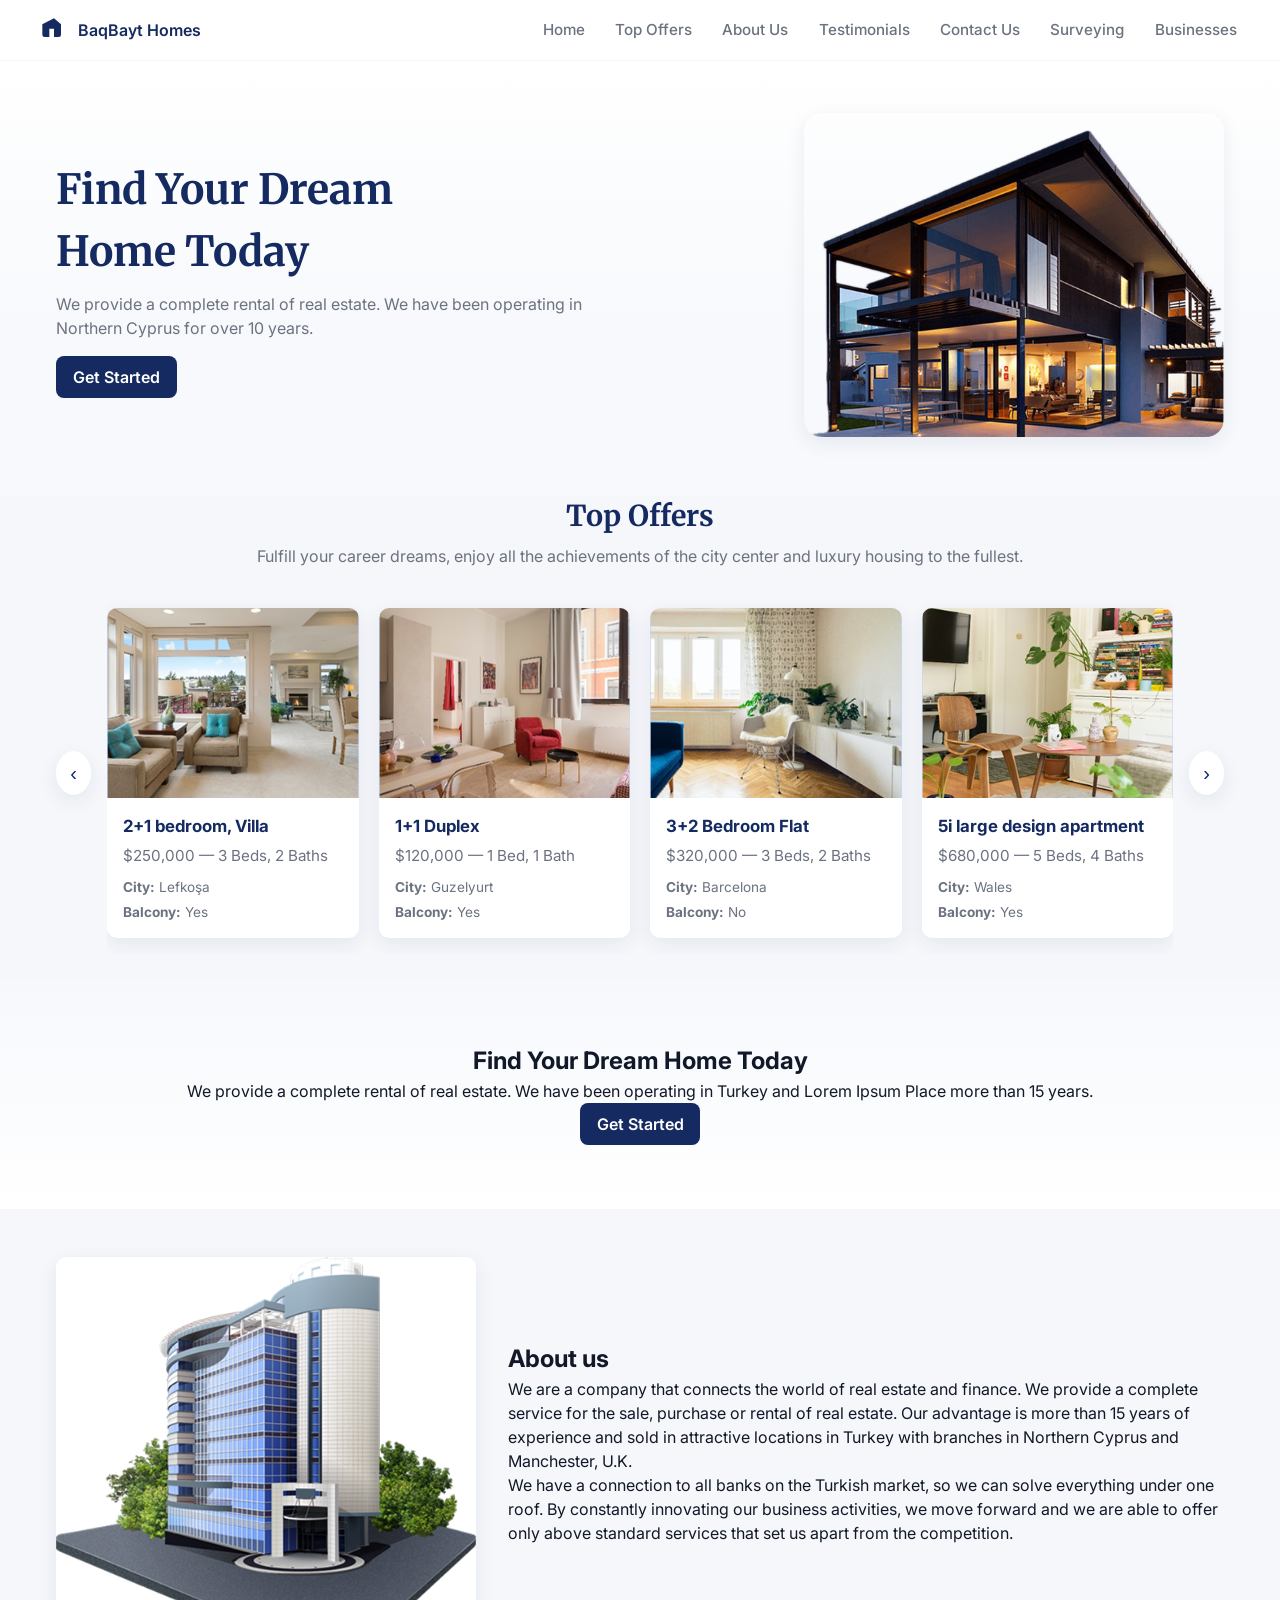
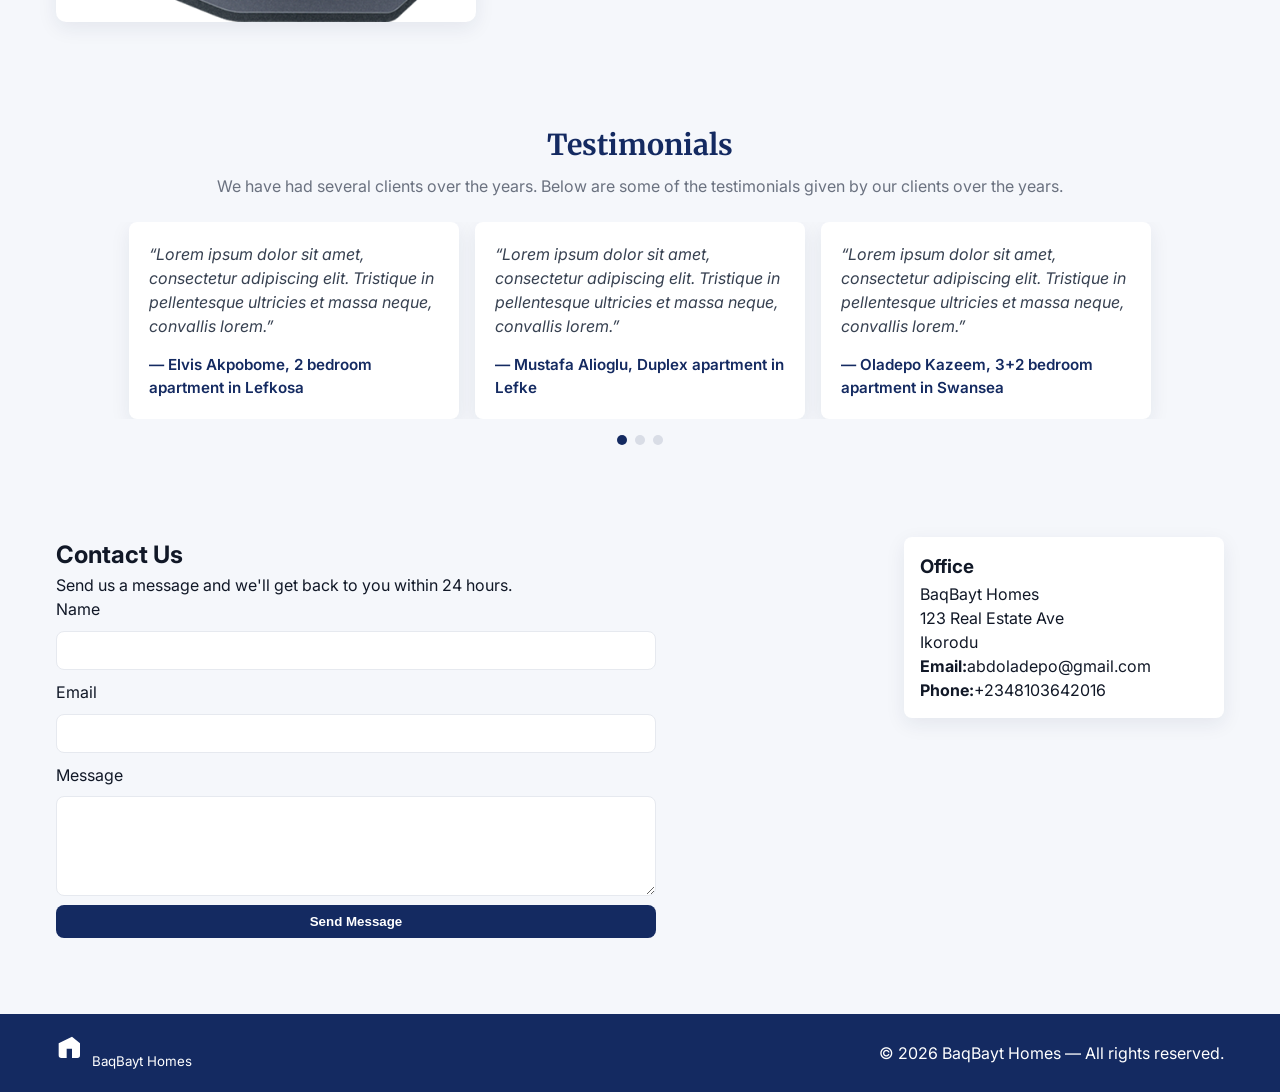
<file: index.html>
<!DOCTYPE html>
<html lang="en">
<head>
  <meta charset="utf-8" />
  <meta name="viewport" content="width=device-width,initial-scale=1" />
  <title>BaqBayt Homes — Find Your Dream Home</title>
  <link href="https://fonts.googleapis.com/css2?family=Merriweather:wght@300;400;700&family=Inter:wght@300;400;600&display=swap" rel="stylesheet">
  <link rel="stylesheet" href="./HomePage.css">
  <link rel="icon" type="image/png" href="./images/heroimage.png">
</head>
<body>

  <!-- Header / Navigation -->
    <header class="site-header" role="banner">
      <div class="container header-inner">
        <a class="logo" href="#">
            <svg aria-hidden="true" width="28" height="28" viewBox="0 0 24 24"><path fill="currentColor" d="M12 2L2 7v9a2 2 0 0 0 2 2h4v-7h4v7h4a2 2 0 0 0 2-2V7z"/></svg>
            <span class="brand-name">BaqBayt Homes</span>
        </a>

        <nav class="main-nav" aria-label="Main navigation">
            <ul class="nav-list" id="navList">
            <li><a href="#home">Home</a></li>
            <li><a href="#offers">Top Offers</a></li>
            <li><a href="#about">About Us</a></li>
            <li><a href="#testimonials">Testimonials</a></li>
            <li><a href="#contact">Contact Us</a></li>
            <li><a href="#">Surveying</a></li>
            <li><a href="#">Businesses</a></li>
            </ul>
        </nav>

        <!-- <div class="actions">
            <a class="btn-outline" href="#">Log In</a>
            <a class="btn-primary" href="#">Sign Up</a>
        </div>  -->

        <button class="menu-btn" id="menuBtn" aria-label="Toggle menu" aria-expanded="false">
            <span class="hamburger"></span>
        </button>
      </div>
    </header>

  <!-- Hero -->
<main>
    <section id="home" class="hero">
      <div class="container hero-grid">
        <div class="hero-text">
          <h1>Find Your Dream<br/>Home Today</h1>
          <p class="lead">We provide a complete rental of real estate. We have been operating in Northern Cyprus for over 10 years.</p>
          <a href="#offers" class="btn-primary">Get Started</a>
        </div>

        <figure class="hero-media" aria-hidden="false">
          
          <img src="./images/heroimage.png" alt="Modern house exterior at dusk">
        </figure>
      </div>
    </section>

    <!-- Top Offers -->
    <section id="offers" class="offers">
      <div class="container">
        <header class="section-header">
          <h2>Top Offers</h2>
          <p class="muted">Fulfill your career dreams, enjoy all the achievements of the city center and luxury housing to the fullest.</p>
        </header>

        <div class="carousel-wrap">
          <button class="carousel-btn prev" data-carousel="properties" aria-label="Previous">‹</button>

          <div class="carousel" id="propertiesCarousel" data-visible="3" tabindex="0">
            
            <article class="property-card">
              <img src="./images/luxury.png" alt="2+1 bedroom villa living room">
              <div class="card-body">
                <h3>2+1 bedroom, Villa</h3>
                <p class="price">$250,000 — 3 Beds, 2 Baths</p>
                <ul class="meta">
                  <li><strong>City:</strong> Lefkoşa</li>
                  <li><strong>Balcony:</strong> Yes</li>
                </ul>
              </div>
            </article>
            

            <article class="property-card">
              <img src="./images/ensuit.png" alt="Duplex exterior">
              <div class="card-body">
                <h3>1+1 Duplex</h3>
                <p class="price">$120,000 — 1 Bed, 1 Bath</p>
                <ul class="meta">
                  <li><strong>City:</strong> Guzelyurt</li>
                  <li><strong>Balcony:</strong> Yes</li>
                </ul>
              </div>
            </article>

            <article class="property-card">
              <img src="./images/sitting room.png" alt="3+2 bedroom flat living room">
              <div class="card-body">
                <h3>3+2 Bedroom Flat</h3>
                <p class="price">$320,000 — 3 Beds, 2 Baths</p>
                <ul class="meta">
                  <li><strong>City:</strong> Barcelona</li>
                  <li><strong>Balcony:</strong> No</li>
                </ul>
              </div>
            </article>

            <article class="property-card">
              <img src="./images/Office.png" alt="Modern apartment interior">
              <div class="card-body">
                <h3>5i large design apartment</h3>
                <p class="price">$680,000 — 5 Beds, 4 Baths</p>
                <ul class="meta">
                  <li><strong>City:</strong> Wales</li>
                  <li><strong>Balcony:</strong> Yes</li>
                </ul>
              </div>
            </article>

            
          </div>

          <button class="carousel-btn next" data-carousel="properties" aria-label="Next">›</button>
        </div>
      </div>
    </section>

    <!-- CTA repeat -->
    <section class="cta-hero">
      <div class="container cta-inner">
        <div>
          <h2>Find Your Dream Home Today</h2>
          <p class="muted">We provide a complete rental of real estate. We have been operating in Turkey and Lorem Ipsum Place more than 15 years.</p>
          <a href="#contact" class="btn-primary">Get Started</a>
        </div>
      </div>
    </section>

    <!-- About -->
    <section id="about" class="about section-light">
      <div class="container about-grid">
        <figure class="about-figure">
          <img src="./images/officebuilding.png" alt="Office building illustration">
        </figure>

        <div class="about-text">
          <h2>About us</h2>
          <p>We are a company that connects the world of real estate and finance. We provide a complete service for the sale, purchase or rental of real estate. Our advantage is more than 15 years of experience and sold in attractive locations in Turkey with branches in Northern Cyprus and Manchester, U.K.</p>
          <p>We have a connection to all banks on the Turkish market, so we can solve everything under one roof. By constantly innovating our business activities, we move forward and we are able to offer only above standard services that set us apart from the competition.</p>
        </div>
      </div>
    </section>

    <!-- Testimonials -->
    <section id="testimonials" class="testimonials">
      <div class="container">
        <header class="section-header">
          <h2>Testimonials</h2>
          <p class="muted">We have had several clients over the years. Below are some of the testimonials given by our clients over the years.</p>
        </header>

        <div class="testimonials-grid" id="testimonialsSlider">
          <blockquote class="testimonial">
            <p>“Lorem ipsum dolor sit amet, consectetur adipiscing elit. Tristique in pellentesque ultricies et massa neque, convallis lorem.”</p>
            <footer>— Elvis Akpobome, 2 bedroom apartment in Lefkosa</footer>
          </blockquote>

          <blockquote class="testimonial">
            <p>“Lorem ipsum dolor sit amet, consectetur adipiscing elit. Tristique in pellentesque ultricies et massa neque, convallis lorem.”</p>
            <footer>— Mustafa Alioglu, Duplex apartment in Lefke</footer>
          </blockquote>

          <blockquote class="testimonial">
            <p>“Lorem ipsum dolor sit amet, consectetur adipiscing elit. Tristique in pellentesque ultricies et massa neque, convallis lorem.”</p>
            <footer>— Oladepo Kazeem, 3+2 bedroom apartment in Swansea</footer>
          </blockquote>
        </div>

        <div class="dots" id="testDots" aria-hidden="false"></div>
      </div>
    </section>

    <!-- Contact -->
    <section id="contact" class="contact section-light">
      <div class="container contact-grid">
        <div>
          <h2>Contact Us</h2>
          <p class="muted">Send us a message and we'll get back to you within 24 hours.</p>
            <form id="contactForm" class="contact-form" novalidate>
                <label for="name">Name</label>
                <input id="name" name="name" type="text" required>

                <label for="email">Email</label>
                <input id="email" name="email" type="email" required>

                <label for="message">Message</label>
                <textarea id="message" name="message" rows="5" required></textarea>

                <button type="submit" class="btn-primary">Send Message</button>
            </form>
        </div>

        <aside class="contact-aside">
          <h3>Office</h3>
          <p>BaqBayt Homes<br/>123 Real Estate Ave<br/>Ikorodu</p>
          <p><strong>Email:</strong>abdoladepo@gmail.com<br/><strong>Phone:</strong>+2348103642016</p>
        </aside>
      </div>
    </section>
</main>

    <footer class="site-footer" role="contentinfo">
        <div class="container footer-inner">
        <div class="footer-brand">
            <svg width="32" height="32" viewBox="0 0 24 24" aria-hidden="true"><path fill="currentColor" d="M12 2L2 7v9a2 2 0 0 0 2 2h4v-7h4v7h4a2 2 0 0 0 2-2V7z"/></svg>
            <small>BaqBayt Homes</small>
        </div>
        <p class="copyright">© <span id="year"></span> BaqBayt Homes — All rights reserved.</p>
        </div>
    </footer>

  <script src="./HomePage.js" defer></script>
</body>
</html>
</file>
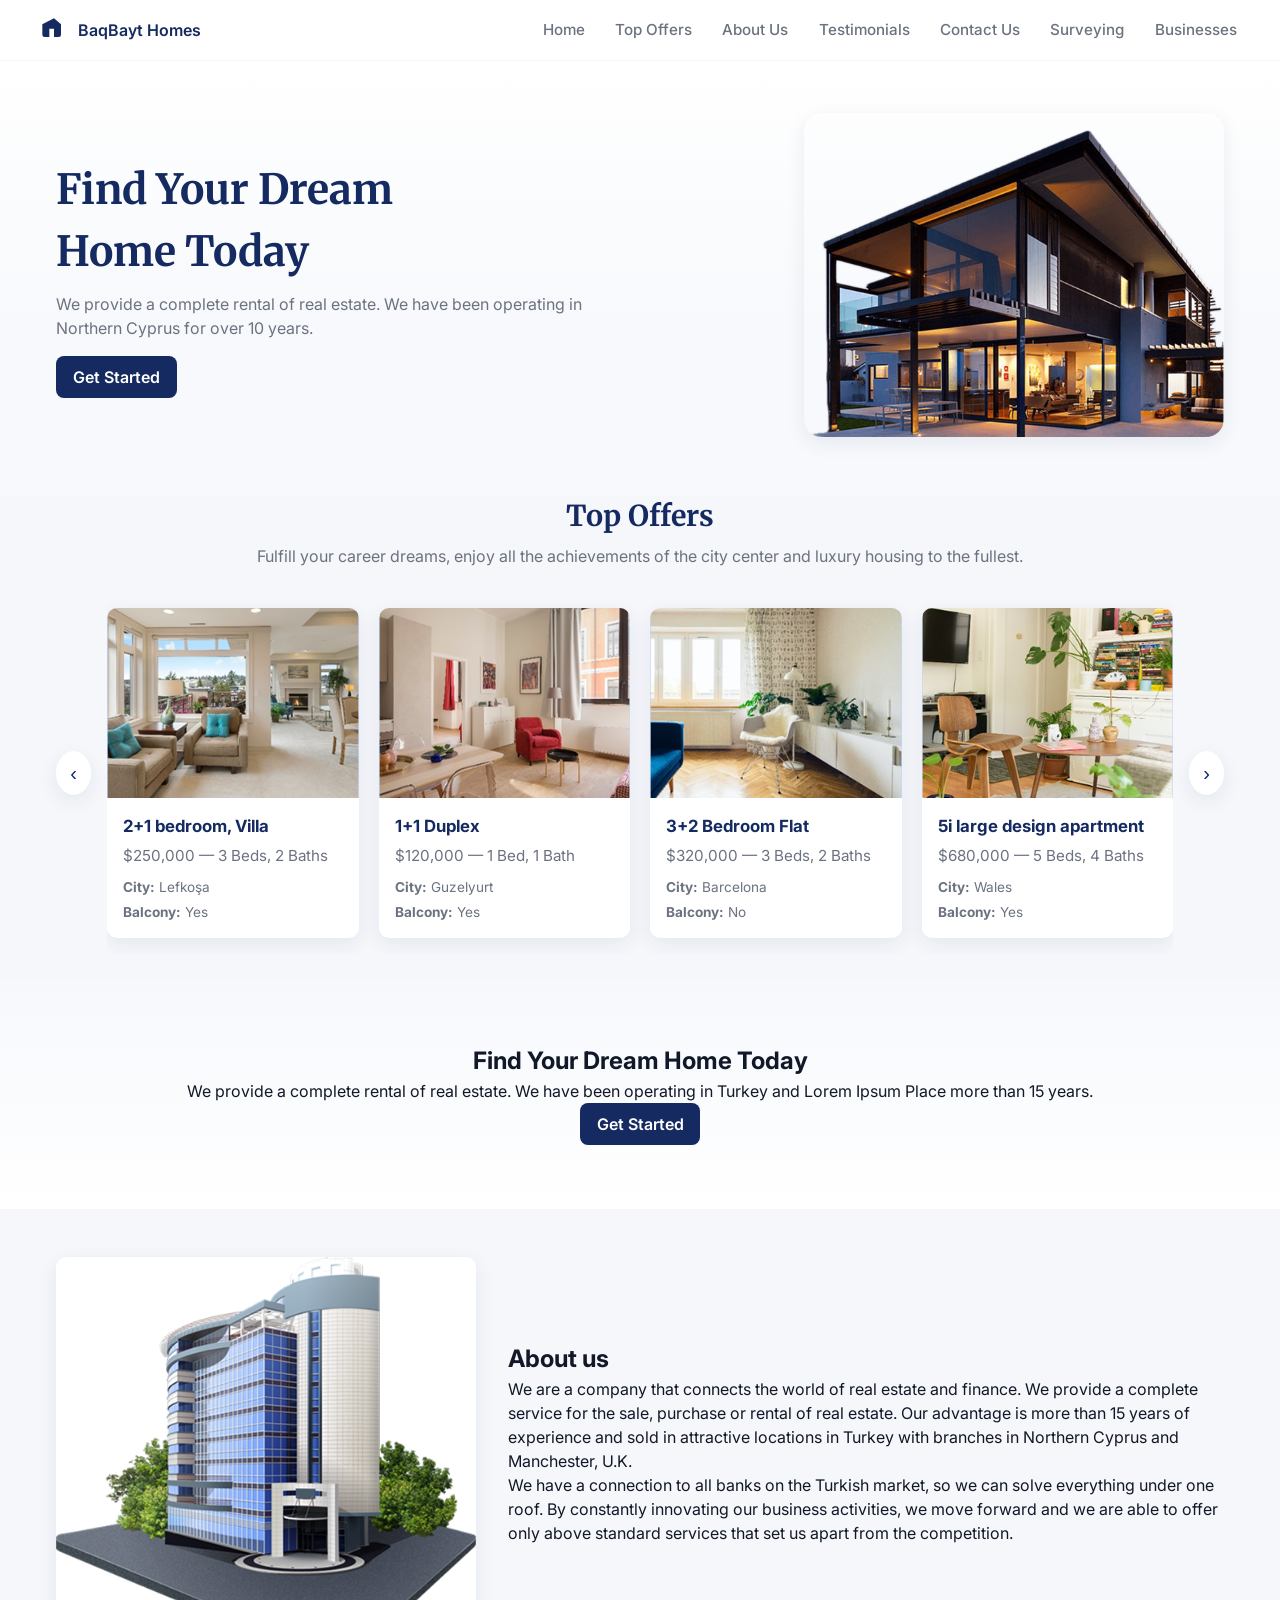
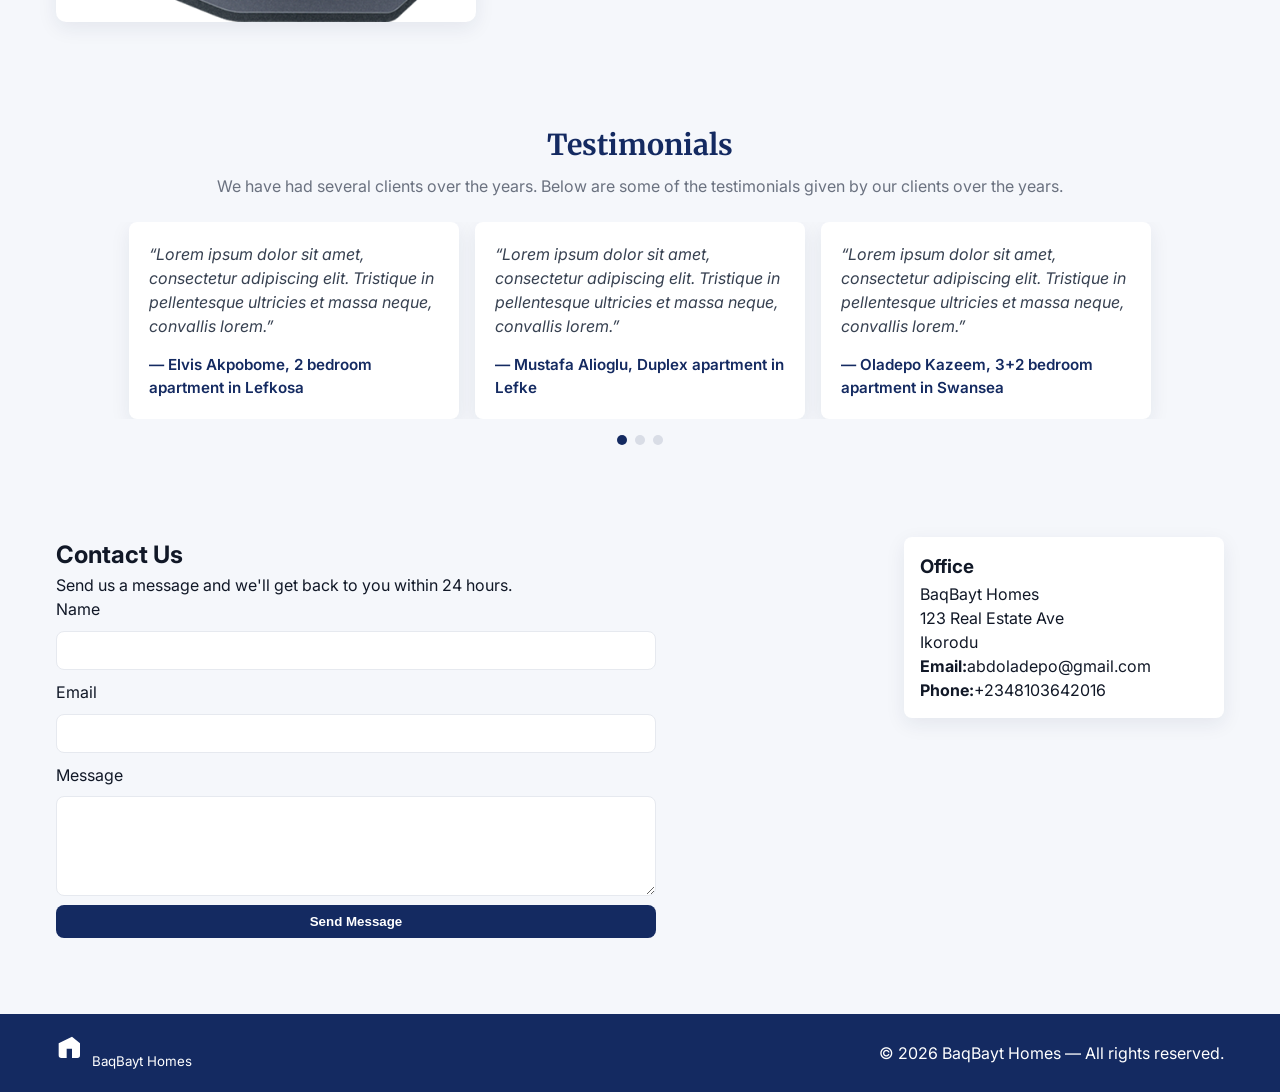
<file: HomePage.html>
<!DOCTYPE html>
<html lang="en">
<head>
  <meta charset="utf-8" />
  <meta name="viewport" content="width=device-width,initial-scale=1" />
  <title>BaqBayt Homes — Find Your Dream Home</title>
  <link href="https://fonts.googleapis.com/css2?family=Merriweather:wght@300;400;700&family=Inter:wght@300;400;600&display=swap" rel="stylesheet">
  <link rel="stylesheet" href="./HomePage.css">
  <link rel="icon" type="image/png" href="./images/heroimage.png">
</head>
<body>

  <!-- Header / Navigation -->
    <header class="site-header" role="banner">
      <div class="container header-inner">
        <a class="logo" href="#">
            <svg aria-hidden="true" width="28" height="28" viewBox="0 0 24 24"><path fill="currentColor" d="M12 2L2 7v9a2 2 0 0 0 2 2h4v-7h4v7h4a2 2 0 0 0 2-2V7z"/></svg>
            <span class="brand-name">BaqBayt Homes</span>
        </a>

        <nav class="main-nav" aria-label="Main navigation">
            <ul class="nav-list" id="navList">
            <li><a href="#home">Home</a></li>
            <li><a href="#offers">Top Offers</a></li>
            <li><a href="#about">About Us</a></li>
            <li><a href="#testimonials">Testimonials</a></li>
            <li><a href="#contact">Contact Us</a></li>
            <li><a href="./surveying.html">Surveying</a></li>
            <li><a href="./business.html">Businesses</a></li>
            </ul>
        </nav>

        <!-- <div class="actions">
            <a class="btn-outline" href="#">Log In</a>
            <a class="btn-primary" href="#">Sign Up</a>
        </div>  -->

        <button class="menu-btn" id="menuBtn" aria-label="Toggle menu" aria-expanded="false">
            <span class="hamburger"></span>
        </button>
      </div>
    </header>

  <!-- Hero -->
<main>
    <section id="home" class="hero">
      <div class="container hero-grid">
        <div class="hero-text">
          <h1>Find Your Dream<br/>Home Today</h1>
          <p class="lead">We provide a complete rental of real estate. We have been operating in Northern Cyprus for over 10 years.</p>
          <a href="#offers" class="btn-primary">Get Started</a>
        </div>

        <figure class="hero-media" aria-hidden="false">
          
          <img src="./images/heroimage.png" alt="Modern house exterior at dusk">
        </figure>
      </div>
    </section>

    <!-- Top Offers -->
    <section id="offers" class="offers">
      <div class="container">
        <header class="section-header">
          <h2>Top Offers</h2>
          <p class="muted">Fulfill your career dreams, enjoy all the achievements of the city center and luxury housing to the fullest.</p>
        </header>

        <div class="carousel-wrap">
          <button class="carousel-btn prev" data-carousel="properties" aria-label="Previous">‹</button>

          <div class="carousel" id="propertiesCarousel" data-visible="3" tabindex="0">
            
            <article class="property-card">
              <img src="./images/luxury.png" alt="2+1 bedroom villa living room">
              <div class="card-body">
                <h3>2+1 bedroom, Villa</h3>
                <p class="price">$250,000 — 3 Beds, 2 Baths</p>
                <ul class="meta">
                  <li><strong>City:</strong> Lefkoşa</li>
                  <li><strong>Balcony:</strong> Yes</li>
                </ul>
              </div>
            </article>
            

            <article class="property-card">
              <img src="./images/ensuit.png" alt="Duplex exterior">
              <div class="card-body">
                <h3>1+1 Duplex</h3>
                <p class="price">$120,000 — 1 Bed, 1 Bath</p>
                <ul class="meta">
                  <li><strong>City:</strong> Guzelyurt</li>
                  <li><strong>Balcony:</strong> Yes</li>
                </ul>
              </div>
            </article>

            <article class="property-card">
              <img src="./images/sitting room.png" alt="3+2 bedroom flat living room">
              <div class="card-body">
                <h3>3+2 Bedroom Flat</h3>
                <p class="price">$320,000 — 3 Beds, 2 Baths</p>
                <ul class="meta">
                  <li><strong>City:</strong> Barcelona</li>
                  <li><strong>Balcony:</strong> No</li>
                </ul>
              </div>
            </article>

            <article class="property-card">
              <img src="./images/Office.png" alt="Modern apartment interior">
              <div class="card-body">
                <h3>5i large design apartment</h3>
                <p class="price">$680,000 — 5 Beds, 4 Baths</p>
                <ul class="meta">
                  <li><strong>City:</strong> Wales</li>
                  <li><strong>Balcony:</strong> Yes</li>
                </ul>
              </div>
            </article>

            
          </div>

          <button class="carousel-btn next" data-carousel="properties" aria-label="Next">›</button>
        </div>
      </div>
    </section>

    <!-- CTA repeat -->
    <section class="cta-hero">
      <div class="container cta-inner">
        <div>
          <h2>Find Your Dream Home Today</h2>
          <p class="muted">We provide a complete rental of real estate. We have been operating in Turkey and Lorem Ipsum Place more than 15 years.</p>
          <a href="#contact" class="btn-primary">Get Started</a>
        </div>
      </div>
    </section>

    <!-- About -->
    <section id="about" class="about section-light">
      <div class="container about-grid">
        <figure class="about-figure">
          <img src="./images/officebuilding.png" alt="Office building illustration">
        </figure>

        <div class="about-text">
          <h2>About us</h2>
          <p>We are a company that connects the world of real estate and finance. We provide a complete service for the sale, purchase or rental of real estate. Our advantage is more than 15 years of experience and sold in attractive locations in Turkey with branches in Northern Cyprus and Manchester, U.K.</p>
          <p>We have a connection to all banks on the Turkish market, so we can solve everything under one roof. By constantly innovating our business activities, we move forward and we are able to offer only above standard services that set us apart from the competition.</p>
        </div>
      </div>
    </section>

    <!-- Testimonials -->
    <section id="testimonials" class="testimonials">
      <div class="container">
        <header class="section-header">
          <h2>Testimonials</h2>
          <p class="muted">We have had several clients over the years. Below are some of the testimonials given by our clients over the years.</p>
        </header>

        <div class="testimonials-grid" id="testimonialsSlider">
          <blockquote class="testimonial">
            <p>“Lorem ipsum dolor sit amet, consectetur adipiscing elit. Tristique in pellentesque ultricies et massa neque, convallis lorem.”</p>
            <footer>— Elvis Akpobome, 2 bedroom apartment in Lefkosa</footer>
          </blockquote>

          <blockquote class="testimonial">
            <p>“Lorem ipsum dolor sit amet, consectetur adipiscing elit. Tristique in pellentesque ultricies et massa neque, convallis lorem.”</p>
            <footer>— Mustafa Alioglu, Duplex apartment in Lefke</footer>
          </blockquote>

          <blockquote class="testimonial">
            <p>“Lorem ipsum dolor sit amet, consectetur adipiscing elit. Tristique in pellentesque ultricies et massa neque, convallis lorem.”</p>
            <footer>— Oladepo Kazeem, 3+2 bedroom apartment in Swansea</footer>
          </blockquote>
        </div>

        <div class="dots" id="testDots" aria-hidden="false"></div>
      </div>
    </section>

    <!-- Contact -->
    <section id="contact" class="contact section-light">
      <div class="container contact-grid">
        <div>
          <h2>Contact Us</h2>
          <p class="muted">Send us a message and we'll get back to you within 24 hours.</p>
            <form id="contactForm" class="contact-form" novalidate>
                <label for="name">Name</label>
                <input id="name" name="name" type="text" required>

                <label for="email">Email</label>
                <input id="email" name="email" type="email" required>

                <label for="message">Message</label>
                <textarea id="message" name="message" rows="5" required></textarea>

                <button type="submit" class="btn-primary">Send Message</button>
            </form>
        </div>

        <aside class="contact-aside">
          <h3>Office</h3>
          <p>BaqBayt Homes<br/>123 Real Estate Ave<br/>Ikorodu</p>
          <p><strong>Email:</strong>abdoladepo@gmail.com<br/><strong>Phone:</strong>+2348103642016</p>
        </aside>
      </div>
    </section>
</main>

    <footer class="site-footer" role="contentinfo">
        <div class="container footer-inner">
        <div class="footer-brand">
            <svg width="32" height="32" viewBox="0 0 24 24" aria-hidden="true"><path fill="currentColor" d="M12 2L2 7v9a2 2 0 0 0 2 2h4v-7h4v7h4a2 2 0 0 0 2-2V7z"/></svg>
            <small>BaqBayt Homes</small>
        </div>
        <p class="copyright">© <span id="year"></span> BaqBayt Homes — All rights reserved.</p>
        </div>
    </footer>

  <script src="./HomePage.js" defer></script>
</body>
</html>
</file>
<file: HomePage.css>
/* Base / Reset */
:root{
  --blue:#142a61;       /* primary dark blue */
  --accent:#1f3ea4;     /* button */
  --muted:#6b7280;
  --bg:#f5f7fb;
  --card:#ffffff;
  --shadow: 0 6px 20px rgba(20,32,79,0.08);
  --radius:10px;
  --container:1200px;
  --gap:1.25rem;
}

*{
    box-sizing:border-box;
    margin: 0;
    padding: 0;
}
html,body{
    height:100%;
}
body{
  font-family: "Inter", system-ui, -apple-system, "Segoe UI", Roboto, "Helvetica Neue", Arial;
  color:#111827;
  line-height:1.5;
  background:var(--bg);
  -webkit-font-smoothing:antialiased;
}

/* Container utility */
.container{
  width: min(96%, var(--container));
  margin: 0 auto;
  padding: 0 1rem;
}

/* Header */
.site-header{
  background: #fff;
  border-bottom: 1px solid rgba(16,24,40,0.04);
  position: sticky;
  top: 0;
  z-index: 40;
}

.header-inner{
  display:flex;
  align-items:center;
  gap:1rem;
  padding: 1rem 0;
}

.logo{ 
    display:flex; 
    align-items:center; 
    gap:.6rem; 
    text-decoration:none; 
    color:var(--blue); 
    font-weight:600;
}
.logo svg{
    color:var(--blue);
}

.main-nav{ 
    margin-left:auto; 
}
.nav-list{
  display:flex;
  gap:1.25rem;
  list-style:none;
  align-items:center;
}
.nav-list a{ 
    text-decoration:none; 
    color:var(--muted); 
    font-weight:500;
    font-size:.95rem; 
    padding:.4rem .2rem; 
}
.nav-list a:hover{ 
    color:var(--blue);
}
nav a:hover{
    transition: 0.3s ease;
    font-weight: bold;
   
}
nav a.active {
  color: #007BFF;
  font-weight: bold;
}

/* actions */
.actions{ 
    display:flex; 
    gap:.6rem; 
    align-items:center;
    margin-left:1rem; 
}
.btn-outline{
    border:1px solid var(--blue); 
    color:var(--blue);
    padding:.45rem .9rem;
    text-decoration:none;
    border-radius:6px; 
    font-weight:600; 
    font-size:.9rem;
}
.btn-primary{
  background:var(--blue); 
  color:#fff; 
  padding:.55rem 1.05rem; 
  border-radius:8px; 
  text-decoration:none; 
  font-weight:600; 
  border:none; 
  display:inline-block;
}
.btn-primary:hover{
    background-color: #fff;
    color: var(--blue);
    transition: 0.3s ease;
    /* transform: scale(1.1); */
    border: 1px solid rgb(2, 2, 132);
}

/* hamburger */
.menu-btn{ 
    display:none; 
    background:none; 
    border:0; 
    padding:.45rem; 
    margin-left:5rem;
}

.hamburger{ 
    width:22px; 
    height:2px; 
    background:var(--blue); 
    display:block; 
    position:relative;
}
.hamburger::after,.hamburger::before{ 
    content:""; 
    position:absolute; 
    left:0; 
    right:0; 
    height:2px; 
    background:var(--blue); 
    /* cursor: pointer; */
}
.hamburger::before{
    top:-6px 
}
.hamburger::after{
    top:6px; 
}

/* Hero */
.hero{ 
    padding:3.25rem 0;
    background:linear-gradient(180deg, #fff, #f7f9fc 60%); 
}
.hero-grid{ 
    display:grid; 
    grid-template-columns: 1fr 480px;
    gap:3rem; 
    align-items:center; 
}
.hero-text h1{
  font-family:"Merriweather", serif;
  font-size:2.6rem; color:var(--blue); 
  margin-bottom:.6rem;
}
.lead{ 
    color:var(--muted); 
    max-width:540px; 
    margin-bottom:1rem;
}
.hero-media{ 
    justify-self:end;
}
.hero-media img{ 
    width:420px; 
    max-width:100%; 
    border-radius:18px; 
    box-shadow: var(--shadow) 
}

/* Offers / Section header */
.section-header{ 
    text-align:center; 
    margin-bottom:1.5rem; 
}
.section-header h2{ 
    font-family:"Merriweather", serif; 
    font-size:1.8rem; 
    color:var(--blue) ;
}
.section-header p{ 
    color:var(--muted); 
    margin-top:.4rem 
}

/* Carousel wrap */
.carousel-wrap{
    position:relative; 
    display:flex; 
    align-items:center;
    gap:1rem; 
}
.carousel{ 
    display:flex; 
    gap:1.25rem; 
    overflow:hidden; 
    padding:1rem 0; 
    scroll-behavior:smooth; 
}
.property-card{ 
    background:var(--card); 
    width:320px; 
    border-radius:10px; 
    box-shadow: var(--shadow);
    overflow:hidden; 
    display:flex; 
    flex-direction:column;
    cursor: pointer; 
    transition: transform 1s ease, box-shadow 3s ease;
}

.property-card:hover {
  transform: translateY(-6px) scale(1.02); /* slight lift effect */
  box-shadow: 0 8px 24px rgba(20, 32, 79, 0.15); /* stronger shadow on hover */
}

.property-card img{ 
    width:100%; 
    height:190px; 
    object-fit:cover; 
    display:block;   
    
}
.card-body{ 
    padding:1rem; 
    flex:1;
}
.card-body h3{ 
    margin:0 0 .35rem 0; 
    font-size:1.05rem; 
    color:var(--blue); 
}
.price{
    color:var(--muted); 
    font-size:.95rem; 
    margin-bottom:.6rem;
}
.meta{ 
    list-style:none; 
    padding:0;
    margin:0; 
    color:var(--muted); 
    font-size:.85rem; 
    display:grid; 
    gap:.25rem ;
}

/* carousel controls */
.carousel-btn{
  width:44px; 
  height:44px; 
  border-radius:50%; 
  border:0; 
  display:grid; 
  place-items:center; 
  cursor:pointer;
  background:#fff; 
  box-shadow:var(--shadow); 
  color:var(--blue); 
  font-size:1.25rem;
}

/* CTA hero */
.cta-hero{ 
    padding:2.5rem 0; 
    text-align:center; 
    background:linear-gradient(180deg,#f6f8fc,#fff); 
    margin-top:1.5rem; border-top:1px solid rgba(16,24,40,0.03);
}
.cta-inner{ 
    padding:1.5rem 0;
}

/* About */
.about{ 
    padding:3rem 0; 
}
.about-grid{ 
    display:grid; 
    grid-template-columns:420px 1fr; 
    align-items:center; 
    gap:2rem; 
}
.about-figure img{ 
    width:420px; 
    max-width:100%; 
    border-radius:10px; 
    background:#fff; 
    box-shadow:var(--shadow);
}

/* Testimonials */
.testimonials{ 
    padding:3rem 0; 
}
.testimonials-grid{ 
    display:flex; 
    gap:1rem; 
    align-items:stretch; 
    justify-content:center; 
}
.testimonial{
  background: #fff; 
  padding:1.25rem; 
  border-radius:8px; 
  width:330px; 
  box-shadow:var(--shadow); 
  color:var(--muted);
}
.testimonial p{
    font-style:italic; 
    color:#374151;
    margin-bottom:1rem;
}
.testimonial footer{ 
    color:var(--blue); 
    font-weight:600; 
    font-size:.95rem; 
}

/* Dots */
.dots{ 
    display:flex;
    gap:.5rem; 
    justify-content:center;
    margin-top:1rem;
}
.dots button{ 
    width:10px;
    height:10px; 
    border-radius:50%; 
    border:0; 
    background:rgba(20,32,79,0.12);
}
.dots button.active{ 
    background:var(--blue);
}

/* Contact / Footer */
.contact{ 
    padding:2.75rem 0;
}
.contact-grid{ 
    display:grid; 
    grid-template-columns:1fr 320px; 
    gap:2rem; 
    align-items:start; 
}
.contact-form{ 
    display:flex; 
    flex-direction:column; 
    gap:.6rem; 
    max-width:600px; 
}
.contact-form input, .contact-form textarea{ 
    padding:.7rem; 
    border-radius:8px; 
    border:1px solid #e6e9ef; 
    background:#fff;
}
.contact-aside{ 
    background:#fff; 
    padding:1rem; 
    border-radius:8px; 
    box-shadow:var(--shadow) 
}

/* Footer */
.site-footer{ 
    padding:1.25rem 0; 
    background:var(--blue); 
    color:#fff; 
    margin-top:2rem; 
}
.footer-inner{ 
    display:flex; 
    justify-content:space-between; 
    align-items:center; 
    gap:1rem;
}

/* Responsive */
/* @media (max-width: 1024px){
  .hero-grid{ 
    grid-template-columns:1fr 360px; 
}
  .about-grid{ 
    grid-template-columns:360px 1fr;
} */


/* Tablet — show 2 cards per row */
@media (max-width: 1024px) {
  .carousel {
    display: grid;
    grid-template-columns: repeat(2, 1fr);
    overflow: visible;
    width: 100%;
  }
  .property-card {
    width: 100%;
  }
  .carousel-btn {
    display: none;
  }
}

/* 820px breakpoint */
@media (max-width: 820px) {
  .nav-list{ 
    display:none; 
    position:absolute; 
    top:70px; 
    right:1rem; 
    background:#fff; 
    padding:1rem; 
    box-shadow:var(--shadow);
    border-radius:8px; 
    flex-direction:column; 
}
  .actions{ 
    display:none;
 }
  .menu-btn{ 
    display:block; 
}
  .hero-grid{ 
    grid-template-columns:1fr;
    text-align:center;
}
  .hero-media{ 
    order:-1; 
    margin-bottom:1rem;
}
  .carousel{ 
    display:grid; 
    grid-template-columns: repeat(2, 1fr); 
    padding:1rem 0; gap:1rem; 
} 
  .property-card{ 
    width:100%; 
}
  .about-grid{ 
    grid-template-columns:1fr; 
    text-align:center; 
}
  .contact-grid{ 
    grid-template-columns:1fr;
}
  .testimonials-grid{ 
    overflow:hidden; 
    scroll-snap-type:x mandatory; 
    padding-bottom:1rem; 
    display:flex; 
    flex-wrap:nowrap; 
}
}

/* 768px nav */
@media (max-width: 768px) {
  .nav-list { 
    display:none; 
    flex-direction:column; 
    position:absolute; 
    top:100%; 
    left:0; 
    width:100%; 
    background-color:#fff; 
    padding:1rem 0; 
    box-shadow:0 4px 10px rgba(0,0,0,0.1); 
    z-index:999; }
  .nav-list.nav-open { 
    display:flex; 
}
  .nav-list li { 
    text-align:center; 
    padding:0.75rem 0; 
    border-bottom:1px solid #f0f0f0; }
  .nav-list li:last-child { 
    border-bottom:none; 
}
  .menu-btn { 
    display:block; 
}
}

/* Mobile — 1 column */
@media (max-width: 600px) {
  .carousel {
    grid-template-columns: 1fr;
  }
}

/* Small mobile */
@media (max-width: 420px) {
  .hero-text h1{ 
    font-size:1.8rem; 
}
}

/* Desktop nav */
@media (min-width: 769px) {
  .nav-list { 
    display:flex !important; 
    flex-direction:row; 
    gap:1.5rem; }
  .menu-btn {
     display:none; 
    }
}
</file>
